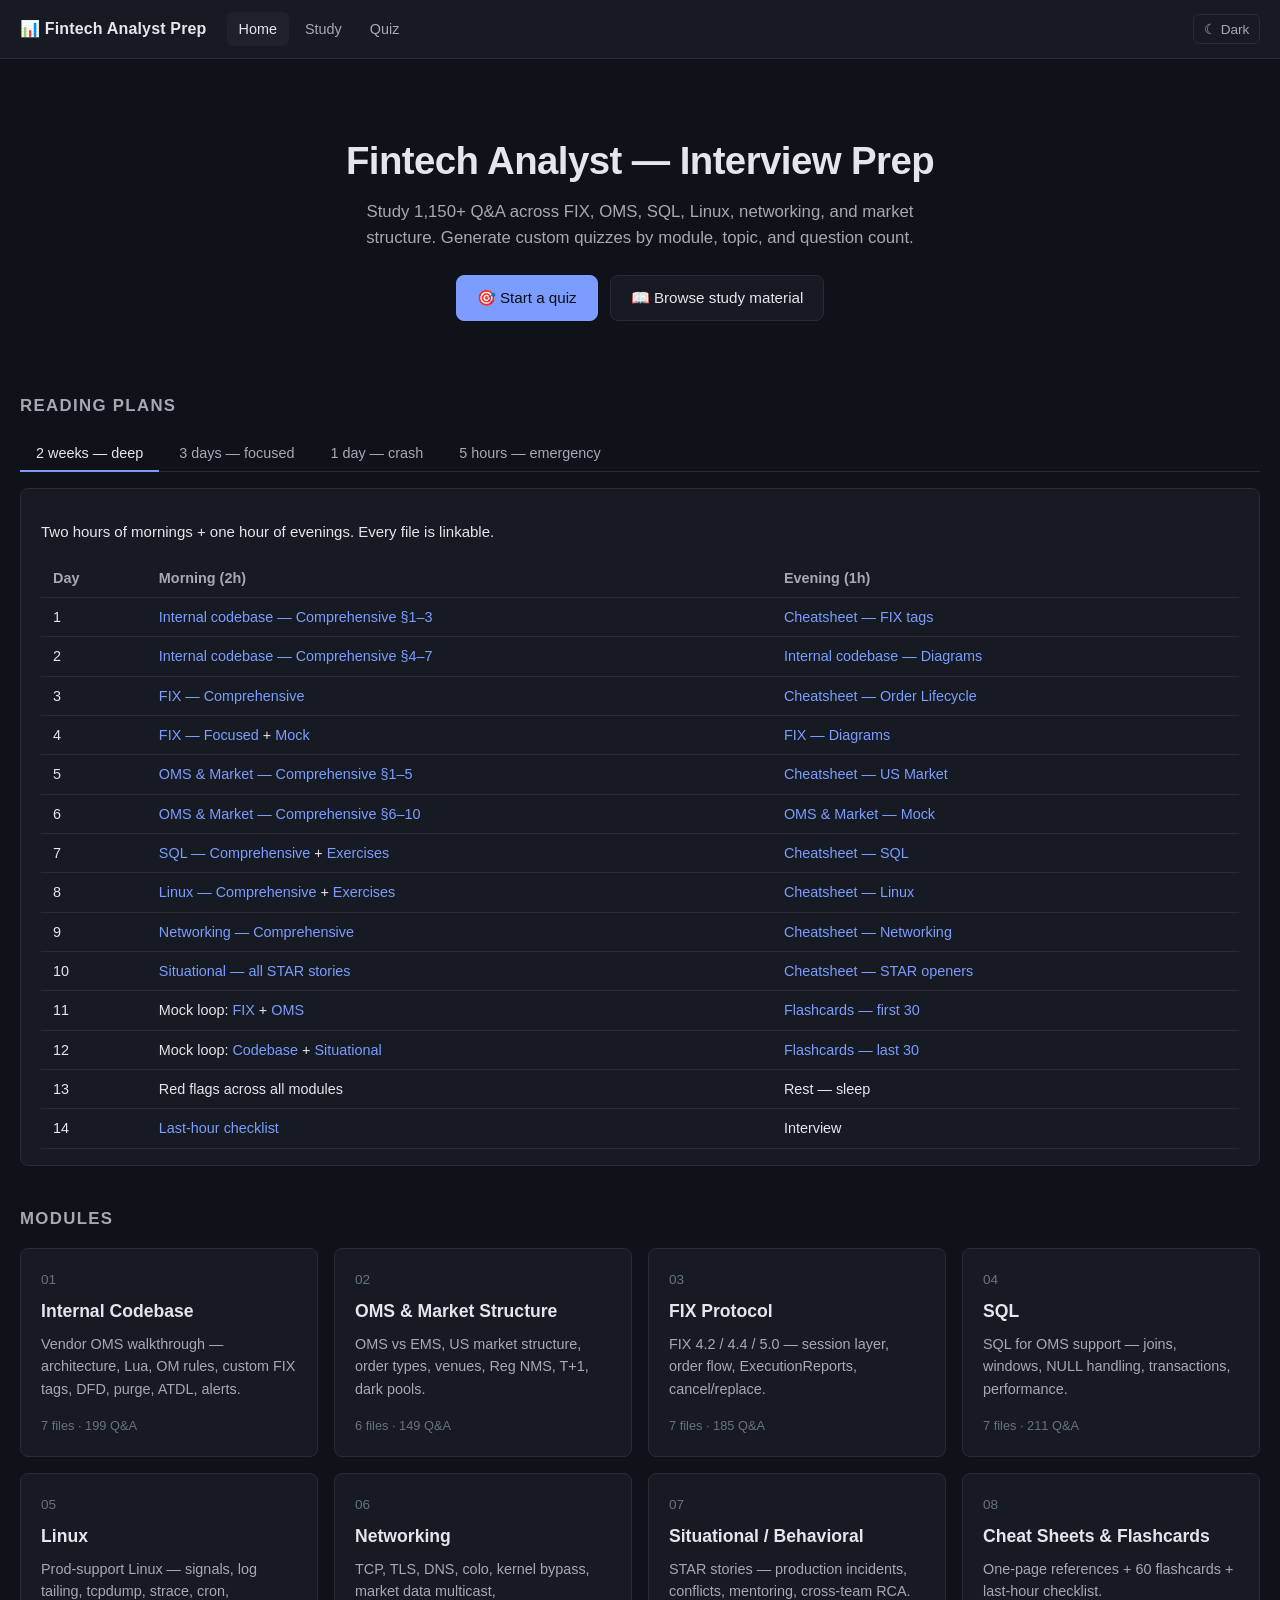
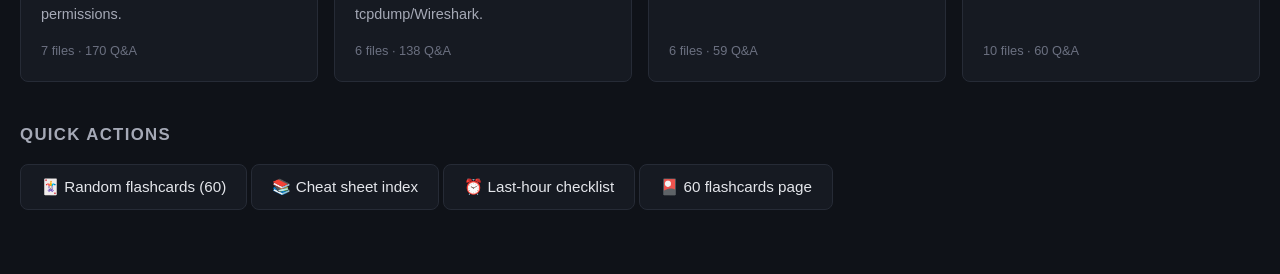
<file: fintech-analyst-interview-guide/index.html>
<!doctype html>
<html lang="en" data-theme="dark">
<head>
  <meta charset="utf-8">
  <meta name="viewport" content="width=device-width, initial-scale=1">
  <title>Fintech Analyst Prep</title>
  <link rel="stylesheet" href="assets/css/site.css">
  <link rel="icon" href="assets/icons/favicon.svg" type="image/svg+xml">
</head>
<body>
  <header id="site-header" class="site-header"></header>

  <main>
    <div class="container">

      <section class="hero">
        <h1>Fintech Analyst — Interview Prep</h1>
        <p class="subtitle">
          Study 1,150+ Q&amp;A across FIX, OMS, SQL, Linux, networking, and market structure.
          Generate custom quizzes by module, topic, and question count.
        </p>
        <div class="cta-row">
          <a class="btn btn-primary" href="quiz.html">🎯 Start a quiz</a>
          <a class="btn" href="study.html">📖 Browse study material</a>
        </div>
      </section>

      <h2 class="section-heading">Reading plans</h2>
      <div class="plans-tabs" role="tablist">
        <button type="button" class="active" data-plan="14d" role="tab">2 weeks — deep</button>
        <button type="button" data-plan="3d" role="tab">3 days — focused</button>
        <button type="button" data-plan="1d" role="tab">1 day — crash</button>
        <button type="button" data-plan="5h" role="tab">5 hours — emergency</button>
      </div>
      <div class="plan-content" id="plan-content"></div>

      <h2 class="section-heading">Modules</h2>
      <div class="module-grid" id="module-grid">
        <div class="loading">Loading modules</div>
      </div>

      <h2 class="section-heading">Quick actions</h2>
      <div class="cta-row" style="justify-content:flex-start;">
        <a class="btn" href="quiz.html?preset=flashcards">🃏 Random flashcards (60)</a>
        <a class="btn" href="study.html?file=08_cheat_sheet/00_INDEX.md">📚 Cheat sheet index</a>
        <a class="btn" href="study.html?file=08_cheat_sheet/09_last_hour_checklist.md">⏰ Last-hour checklist</a>
        <a class="btn" href="study.html?file=08_cheat_sheet/08_flashcards.md">🎴 60 flashcards page</a>
      </div>

    </div>
  </main>

  <script src="assets/js/common.js"></script>
  <script>
    const PLANS = {
      "14d": {
        title: "2-week deep plan",
        html: `
          <p>Two hours of mornings + one hour of evenings. Every file is linkable.</p>
          <table>
            <thead><tr><th>Day</th><th>Morning (2h)</th><th>Evening (1h)</th></tr></thead>
            <tbody>
              <tr><td>1</td><td><a href="study.html?file=01_internal_codebase/01_comprehensive.md">Internal codebase — Comprehensive §1–3</a></td><td><a href="study.html?file=08_cheat_sheet/01_cheatsheet_fix_tags.md">Cheatsheet — FIX tags</a></td></tr>
              <tr><td>2</td><td><a href="study.html?file=01_internal_codebase/01_comprehensive.md">Internal codebase — Comprehensive §4–7</a></td><td><a href="study.html?file=01_internal_codebase/04_diagrams.md">Internal codebase — Diagrams</a></td></tr>
              <tr><td>3</td><td><a href="study.html?file=03_fix_protocol/01_comprehensive.md">FIX — Comprehensive</a></td><td><a href="study.html?file=08_cheat_sheet/02_cheatsheet_order_lifecycle.md">Cheatsheet — Order Lifecycle</a></td></tr>
              <tr><td>4</td><td><a href="study.html?file=03_fix_protocol/02_focused.md">FIX — Focused</a> + <a href="study.html?file=03_fix_protocol/06_mock_interview.md">Mock</a></td><td><a href="study.html?file=03_fix_protocol/04_diagrams.md">FIX — Diagrams</a></td></tr>
              <tr><td>5</td><td><a href="study.html?file=02_oms_market/01_comprehensive.md">OMS &amp; Market — Comprehensive §1–5</a></td><td><a href="study.html?file=08_cheat_sheet/03_cheatsheet_us_market_structure.md">Cheatsheet — US Market</a></td></tr>
              <tr><td>6</td><td><a href="study.html?file=02_oms_market/01_comprehensive.md">OMS &amp; Market — Comprehensive §6–10</a></td><td><a href="study.html?file=02_oms_market/06_mock_interview.md">OMS &amp; Market — Mock</a></td></tr>
              <tr><td>7</td><td><a href="study.html?file=04_sql/01_comprehensive.md">SQL — Comprehensive</a> + <a href="study.html?file=04_sql/07_exercises.md">Exercises</a></td><td><a href="study.html?file=08_cheat_sheet/04_cheatsheet_sql.md">Cheatsheet — SQL</a></td></tr>
              <tr><td>8</td><td><a href="study.html?file=05_linux/01_comprehensive.md">Linux — Comprehensive</a> + <a href="study.html?file=05_linux/07_exercises.md">Exercises</a></td><td><a href="study.html?file=08_cheat_sheet/05_cheatsheet_linux.md">Cheatsheet — Linux</a></td></tr>
              <tr><td>9</td><td><a href="study.html?file=06_networking/01_comprehensive.md">Networking — Comprehensive</a></td><td><a href="study.html?file=08_cheat_sheet/06_cheatsheet_networking.md">Cheatsheet — Networking</a></td></tr>
              <tr><td>10</td><td><a href="study.html?file=07_situational/01_comprehensive.md">Situational — all STAR stories</a></td><td><a href="study.html?file=08_cheat_sheet/07_cheatsheet_star_openers.md">Cheatsheet — STAR openers</a></td></tr>
              <tr><td>11</td><td>Mock loop: <a href="study.html?file=03_fix_protocol/06_mock_interview.md">FIX</a> + <a href="study.html?file=02_oms_market/06_mock_interview.md">OMS</a></td><td><a href="quiz.html?preset=flashcards&amp;n=30">Flashcards — first 30</a></td></tr>
              <tr><td>12</td><td>Mock loop: <a href="study.html?file=01_internal_codebase/06_mock_interview.md">Codebase</a> + <a href="study.html?file=07_situational/01_comprehensive.md">Situational</a></td><td><a href="quiz.html?preset=flashcards&amp;n=30">Flashcards — last 30</a></td></tr>
              <tr><td>13</td><td>Red flags across all modules</td><td>Rest — sleep</td></tr>
              <tr><td>14</td><td><a href="study.html?file=08_cheat_sheet/09_last_hour_checklist.md">Last-hour checklist</a></td><td>Interview</td></tr>
            </tbody>
          </table>`,
      },
      "3d": {
        title: "3-day focused plan",
        html: `
          <ul>
            <li><strong>Day 1:</strong> <a href="study.html?file=01_internal_codebase/02_focused.md">Codebase — Focused</a> + <a href="study.html?file=03_fix_protocol/02_focused.md">FIX — Focused</a> + cheatsheets <a href="study.html?file=08_cheat_sheet/01_cheatsheet_fix_tags.md">01</a>, <a href="study.html?file=08_cheat_sheet/02_cheatsheet_order_lifecycle.md">02</a></li>
            <li><strong>Day 2:</strong> <a href="study.html?file=02_oms_market/02_focused.md">OMS &amp; Market — Focused</a> + <a href="study.html?file=04_sql/02_focused.md">SQL — Focused</a> + <a href="study.html?file=05_linux/02_focused.md">Linux — Focused</a> + cheatsheets <a href="study.html?file=08_cheat_sheet/03_cheatsheet_us_market_structure.md">03</a>, <a href="study.html?file=08_cheat_sheet/04_cheatsheet_sql.md">04</a>, <a href="study.html?file=08_cheat_sheet/05_cheatsheet_linux.md">05</a></li>
            <li><strong>Day 3:</strong> <a href="study.html?file=06_networking/02_focused.md">Networking — Focused</a> + <a href="study.html?file=07_situational/01_comprehensive.md">Situational — memorize 3 STAR stories</a> + cheatsheets <a href="study.html?file=08_cheat_sheet/06_cheatsheet_networking.md">06</a>, <a href="study.html?file=08_cheat_sheet/07_cheatsheet_star_openers.md">07</a> + <a href="study.html?file=08_cheat_sheet/08_flashcards.md">flashcards</a></li>
          </ul>`,
      },
      "1d": {
        title: "1-day crash plan",
        html: `
          <ul>
            <li><strong>AM (4h):</strong> Quick-hit files for modules 01–04 —
              <a href="study.html?file=01_internal_codebase/03_quick_hit.md">Codebase</a>,
              <a href="study.html?file=02_oms_market/03_quick_hit.md">OMS &amp; Market</a>,
              <a href="study.html?file=03_fix_protocol/03_quick_hit.md">FIX</a>,
              <a href="study.html?file=04_sql/03_quick_hit.md">SQL</a>.
            </li>
            <li><strong>PM (4h):</strong>
              <a href="study.html?file=05_linux/03_quick_hit.md">Linux Quick-Hit</a> +
              <a href="study.html?file=06_networking/03_quick_hit.md">Networking Quick-Hit</a> +
              <a href="study.html?file=07_situational/03_quick_hit.md">Situational Quick-Hit</a> +
              all 9 cheatsheets in <a href="study.html?file=08_cheat_sheet/00_INDEX.md">08/</a>.
            </li>
          </ul>`,
      },
      "5h": {
        title: "5-hour emergency plan",
        html: `
          <ol>
            <li><strong>h1:</strong> <a href="study.html?file=08_cheat_sheet/00_INDEX.md">Master index</a> + <a href="study.html?file=08_cheat_sheet/01_cheatsheet_fix_tags.md">FIX tags</a> + <a href="study.html?file=08_cheat_sheet/02_cheatsheet_order_lifecycle.md">Order lifecycle</a></li>
            <li><strong>h2:</strong> <a href="study.html?file=08_cheat_sheet/03_cheatsheet_us_market_structure.md">US market structure</a> + <a href="study.html?file=08_cheat_sheet/04_cheatsheet_sql.md">SQL</a></li>
            <li><strong>h3:</strong> <a href="study.html?file=08_cheat_sheet/05_cheatsheet_linux.md">Linux</a> + <a href="study.html?file=08_cheat_sheet/06_cheatsheet_networking.md">Networking</a></li>
            <li><strong>h4:</strong> <a href="study.html?file=08_cheat_sheet/07_cheatsheet_star_openers.md">STAR openers</a> — rehearse 3 stories aloud</li>
            <li><strong>h5:</strong> <a href="study.html?file=08_cheat_sheet/08_flashcards.md">60 flashcards</a> + <a href="study.html?file=08_cheat_sheet/09_last_hour_checklist.md">Last-hour checklist</a></li>
          </ol>`,
      },
    };

    onReady(async () => {
      renderHeader("home");
      renderPlan("14d");
      document.querySelectorAll(".plans-tabs button").forEach(btn => {
        btn.addEventListener("click", () => {
          document.querySelectorAll(".plans-tabs button").forEach(b => b.classList.remove("active"));
          btn.classList.add("active");
          renderPlan(btn.dataset.plan);
        });
      });
      try {
        const modules = await loadModules();
        const q = await loadQuestions();
        renderModuleGrid(modules, q);
      } catch (e) {
        document.getElementById("module-grid").innerHTML =
          `<p class="text-muted">Failed to load modules: ${esc(e.message)}. If you opened this file directly, serve it with <code>python3 -m http.server</code> from the <code>site/</code> directory.</p>`;
      }
    });

    function renderPlan(id) {
      const p = PLANS[id];
      document.getElementById("plan-content").innerHTML = p ? p.html : "";
    }

    function renderModuleGrid(modules, questionData) {
      const grid = document.getElementById("module-grid");
      const counts = {};
      for (const q of questionData.questions) {
        counts[q.module] = (counts[q.module] || 0) + 1;
      }
      grid.innerHTML = modules.map((m, i) => `
        <a class="module-card" href="study.html?file=${encodeURIComponent(m.slug + '/00_INDEX.md')}">
          <span class="num">${String(i + 1).padStart(2, '0')}</span>
          <h3 class="title">${esc(m.label)}</h3>
          <p class="desc">${esc(m.description)}</p>
          <div class="meta">${m.files.length} files · ${counts[m.slug] || 0} Q&amp;A</div>
        </a>
      `).join("");
    }
  </script>
</body>
</html>
</file>
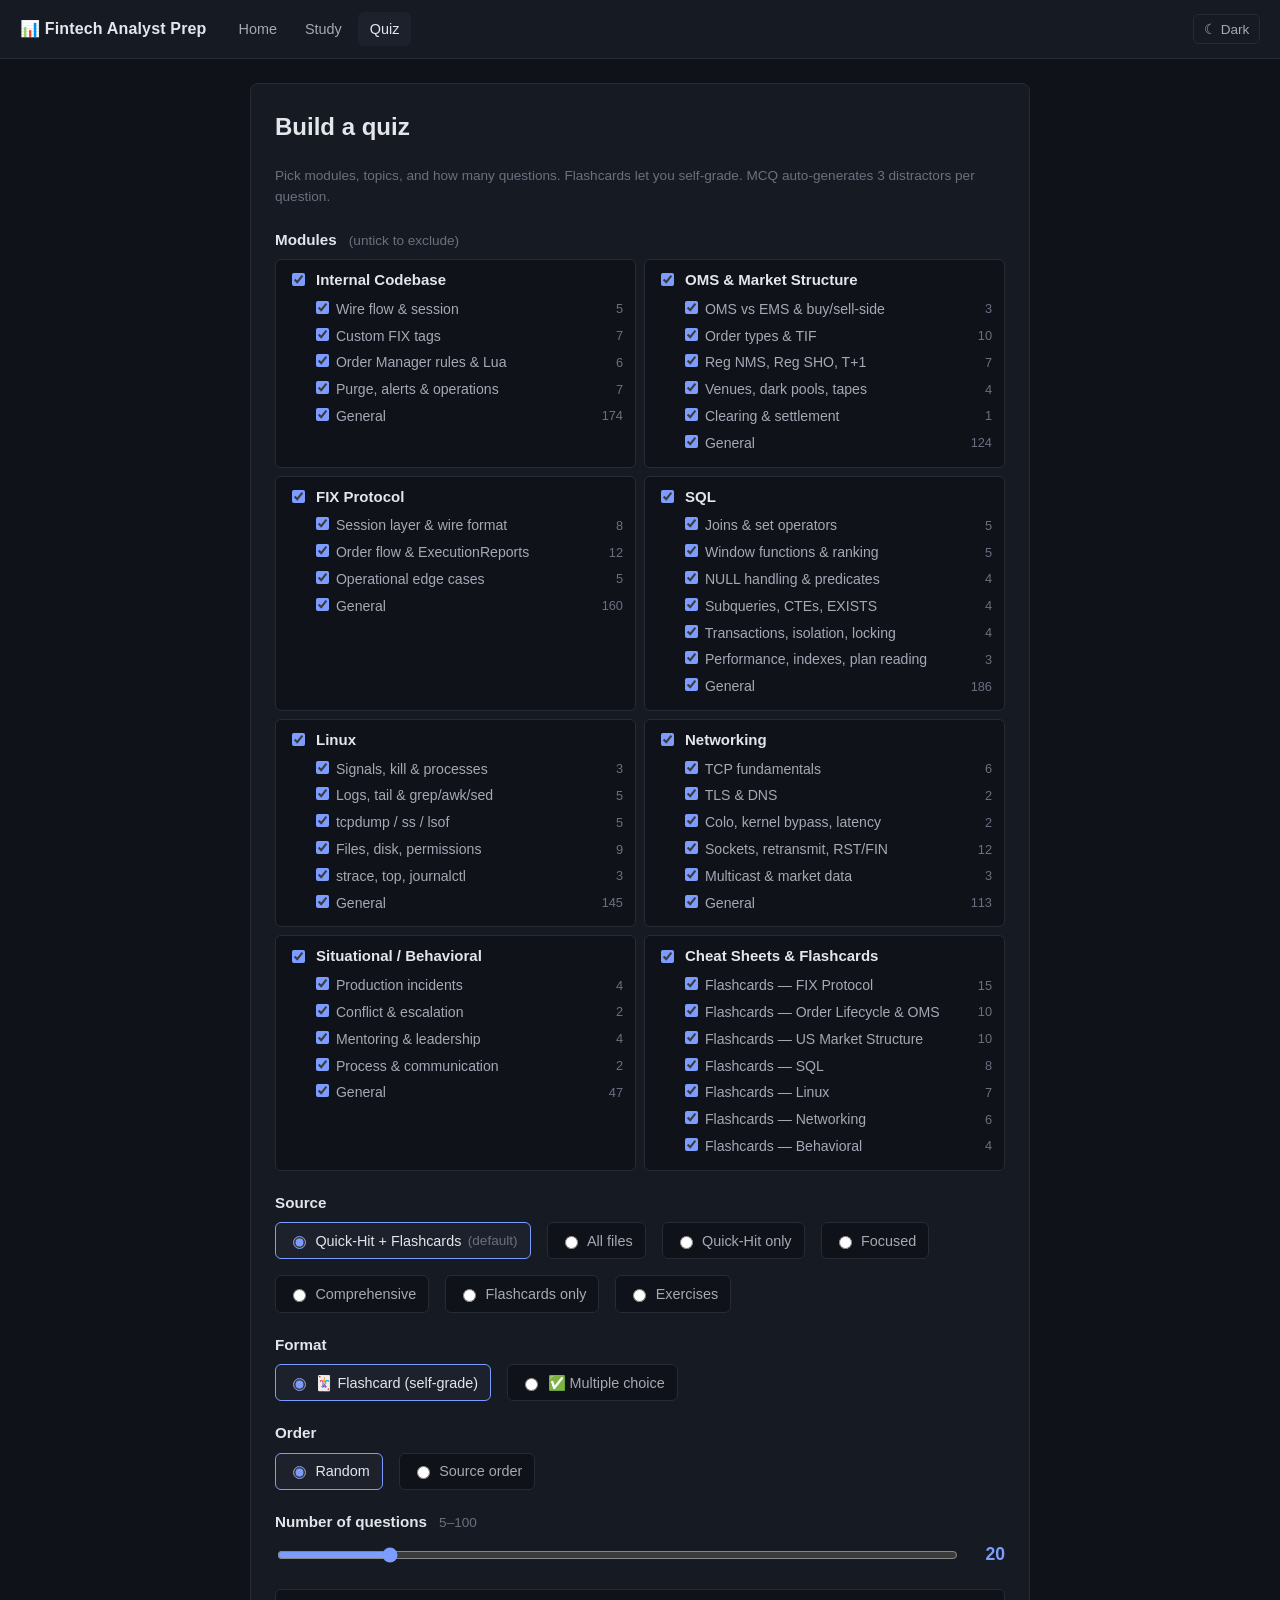
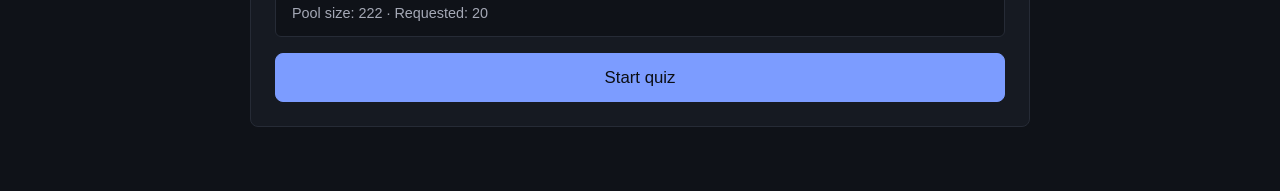
<file: fintech-analyst-interview-guide/quiz.html>
<!doctype html>
<html lang="en" data-theme="dark">
<head>
  <meta charset="utf-8">
  <meta name="viewport" content="width=device-width, initial-scale=1">
  <title>Quiz — Fintech Analyst Prep</title>
  <link rel="stylesheet" href="assets/css/site.css">
  <link rel="stylesheet" href="assets/vendor/highlight.min.css">
  <link rel="icon" href="assets/icons/favicon.svg" type="image/svg+xml">
</head>
<body>
  <header id="site-header" class="site-header"></header>

  <main>
    <div class="container">

      <!-- Builder -->
      <section id="quiz-builder" class="quiz-builder">
        <h1>Build a quiz</h1>
        <p class="text-muted small">Pick modules, topics, and how many questions. Flashcards let you self-grade. MCQ auto-generates 3 distractors per question.</p>

        <div class="row">
          <label>Modules <span class="hint">(untick to exclude)</span></label>
          <div class="module-picker" id="module-picker">
            <div class="loading">Loading modules</div>
          </div>
        </div>

        <div class="row">
          <label>Source</label>
          <div class="radio-row" id="source-row">
            <label><input type="radio" name="source" value="quickhit_flashcards" checked> Quick-Hit + Flashcards <span class="text-muted small">(default)</span></label>
            <label><input type="radio" name="source" value="all"> All files</label>
            <label><input type="radio" name="source" value="quick_hit"> Quick-Hit only</label>
            <label><input type="radio" name="source" value="focused"> Focused</label>
            <label><input type="radio" name="source" value="comprehensive"> Comprehensive</label>
            <label><input type="radio" name="source" value="flashcards"> Flashcards only</label>
            <label><input type="radio" name="source" value="exercises"> Exercises</label>
          </div>
        </div>

        <div class="row">
          <label>Format</label>
          <div class="radio-row">
            <label><input type="radio" name="format" value="flashcard" checked> 🃏 Flashcard (self-grade)</label>
            <label><input type="radio" name="format" value="mcq"> ✅ Multiple choice</label>
          </div>
        </div>

        <div class="row">
          <label>Order</label>
          <div class="radio-row">
            <label><input type="radio" name="order" value="random" checked> Random</label>
            <label><input type="radio" name="order" value="source"> Source order</label>
          </div>
        </div>

        <div class="row">
          <label>Number of questions <span class="hint">5–100</span></label>
          <div class="slider-row">
            <input type="range" id="qty-slider" min="5" max="100" step="5" value="20">
            <span class="count-display" id="qty-display">20</span>
          </div>
        </div>

        <div class="pool-info" id="pool-info">Pool size: — · Requested: 20</div>

        <button class="btn btn-primary" id="start-quiz" style="width:100%; justify-content:center; font-size:1.05rem; padding:0.85rem;" disabled>Start quiz</button>
      </section>

      <!-- Runner -->
      <section id="quiz-runner" class="quiz-runner hidden">
        <div class="quiz-progress">
          <div>Question <strong id="cur-num">1</strong> of <strong id="total-num">20</strong></div>
          <div class="bar"><div id="progress-bar" style="width:0%"></div></div>
          <button class="btn small" id="abort-btn" style="padding:0.3rem 0.75rem; font-size:0.85rem;">Exit quiz</button>
        </div>
        <div id="quiz-card-container"></div>
      </section>

      <!-- End screen -->
      <section id="quiz-end" class="quiz-end hidden"></section>

    </div>
  </main>

  <script src="assets/js/common.js"></script>
  <script src="assets/vendor/marked.min.js"></script>
  <script src="assets/vendor/highlight.min.js"></script>
  <script src="assets/vendor/hljs-sql.min.js"></script>
  <script src="assets/vendor/hljs-bash.min.js"></script>
  <script src="assets/vendor/hljs-python.min.js"></script>
  <script src="assets/vendor/hljs-cpp.min.js"></script>
  <script src="assets/js/quiz.js"></script>
</body>
</html>
</file>
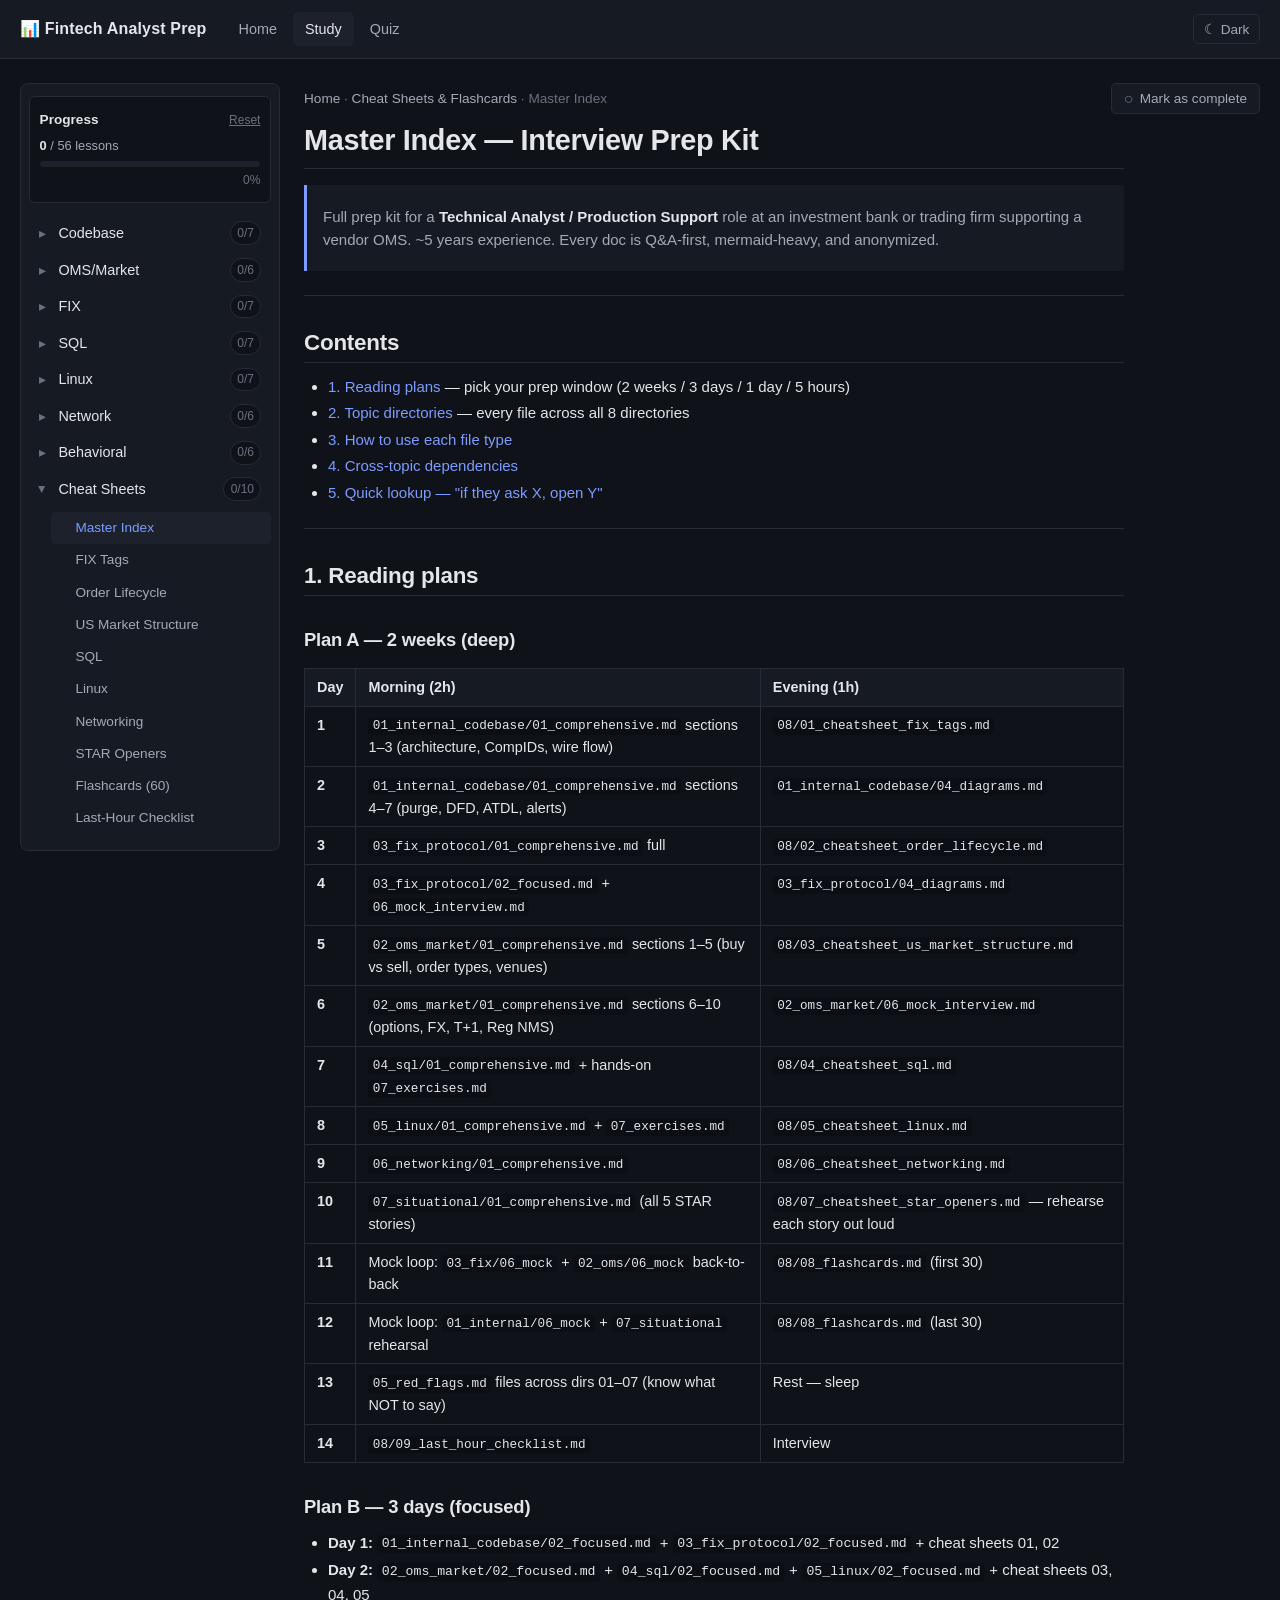
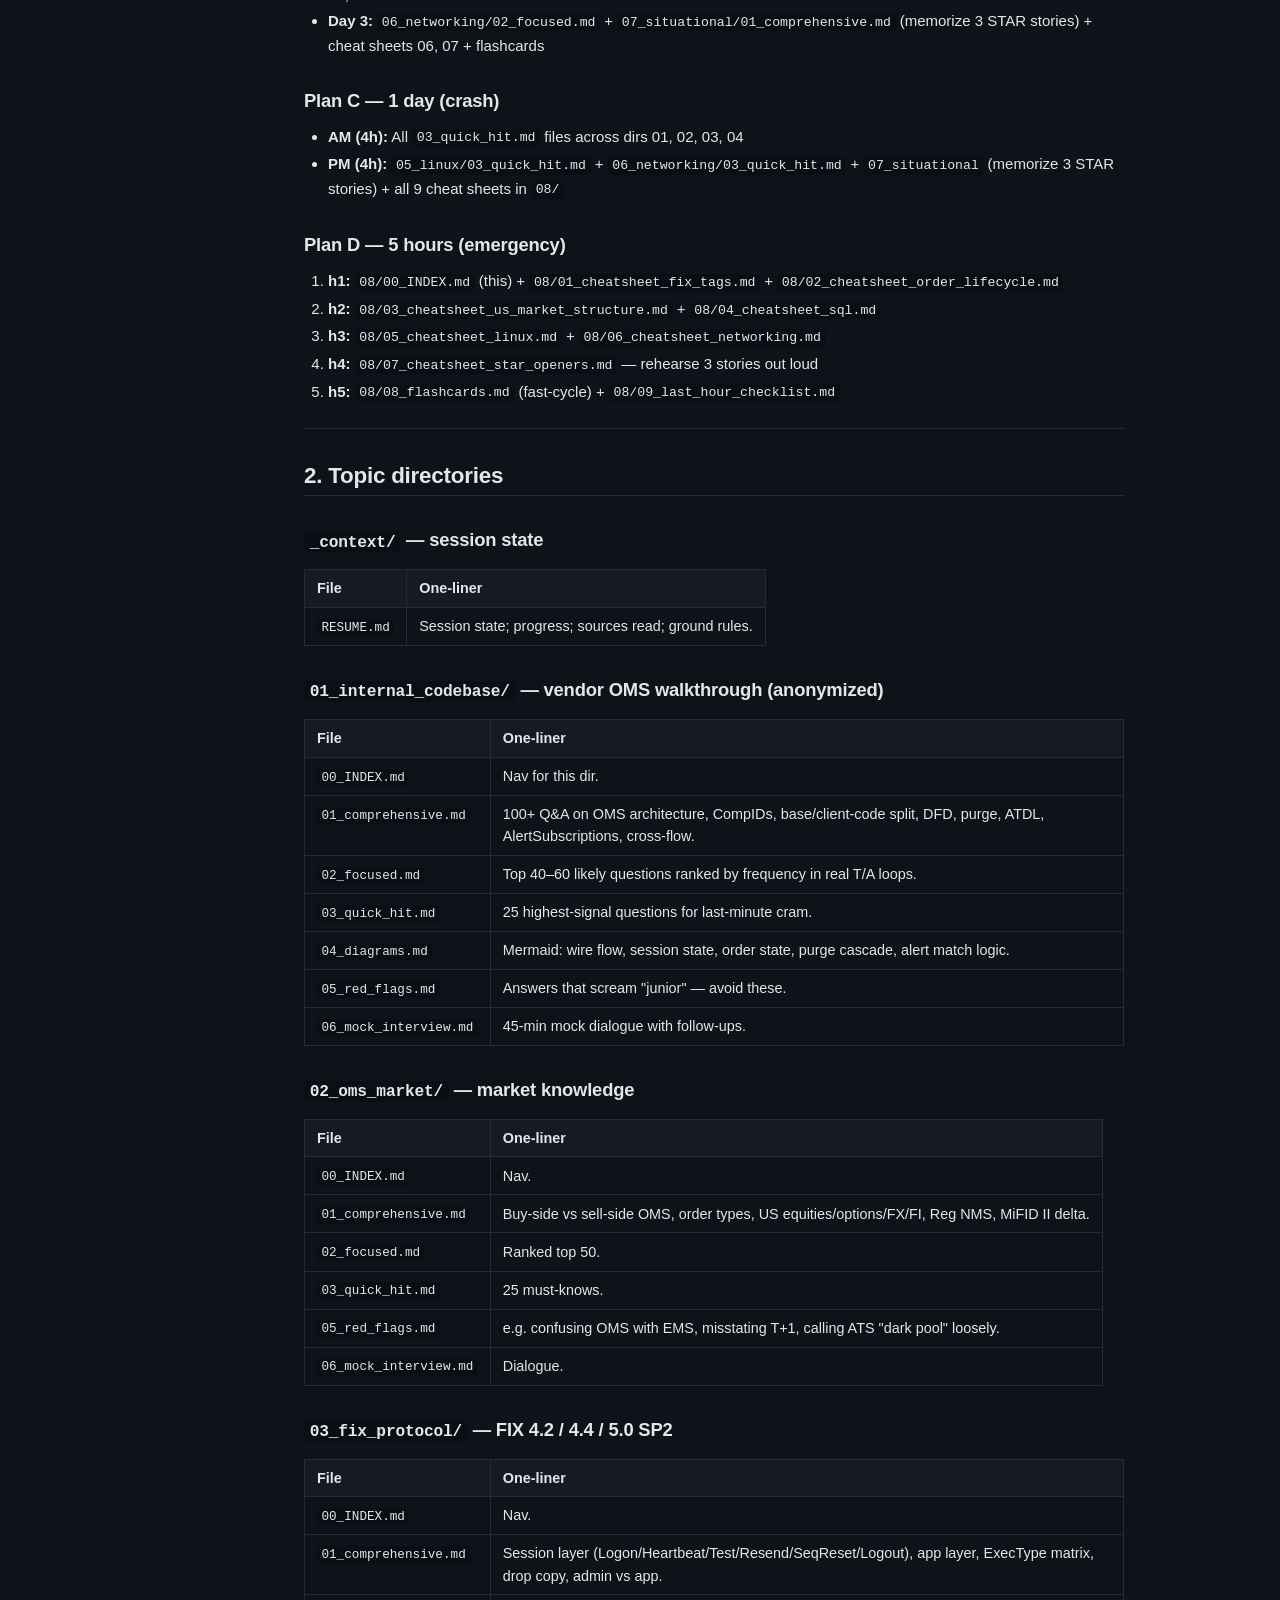
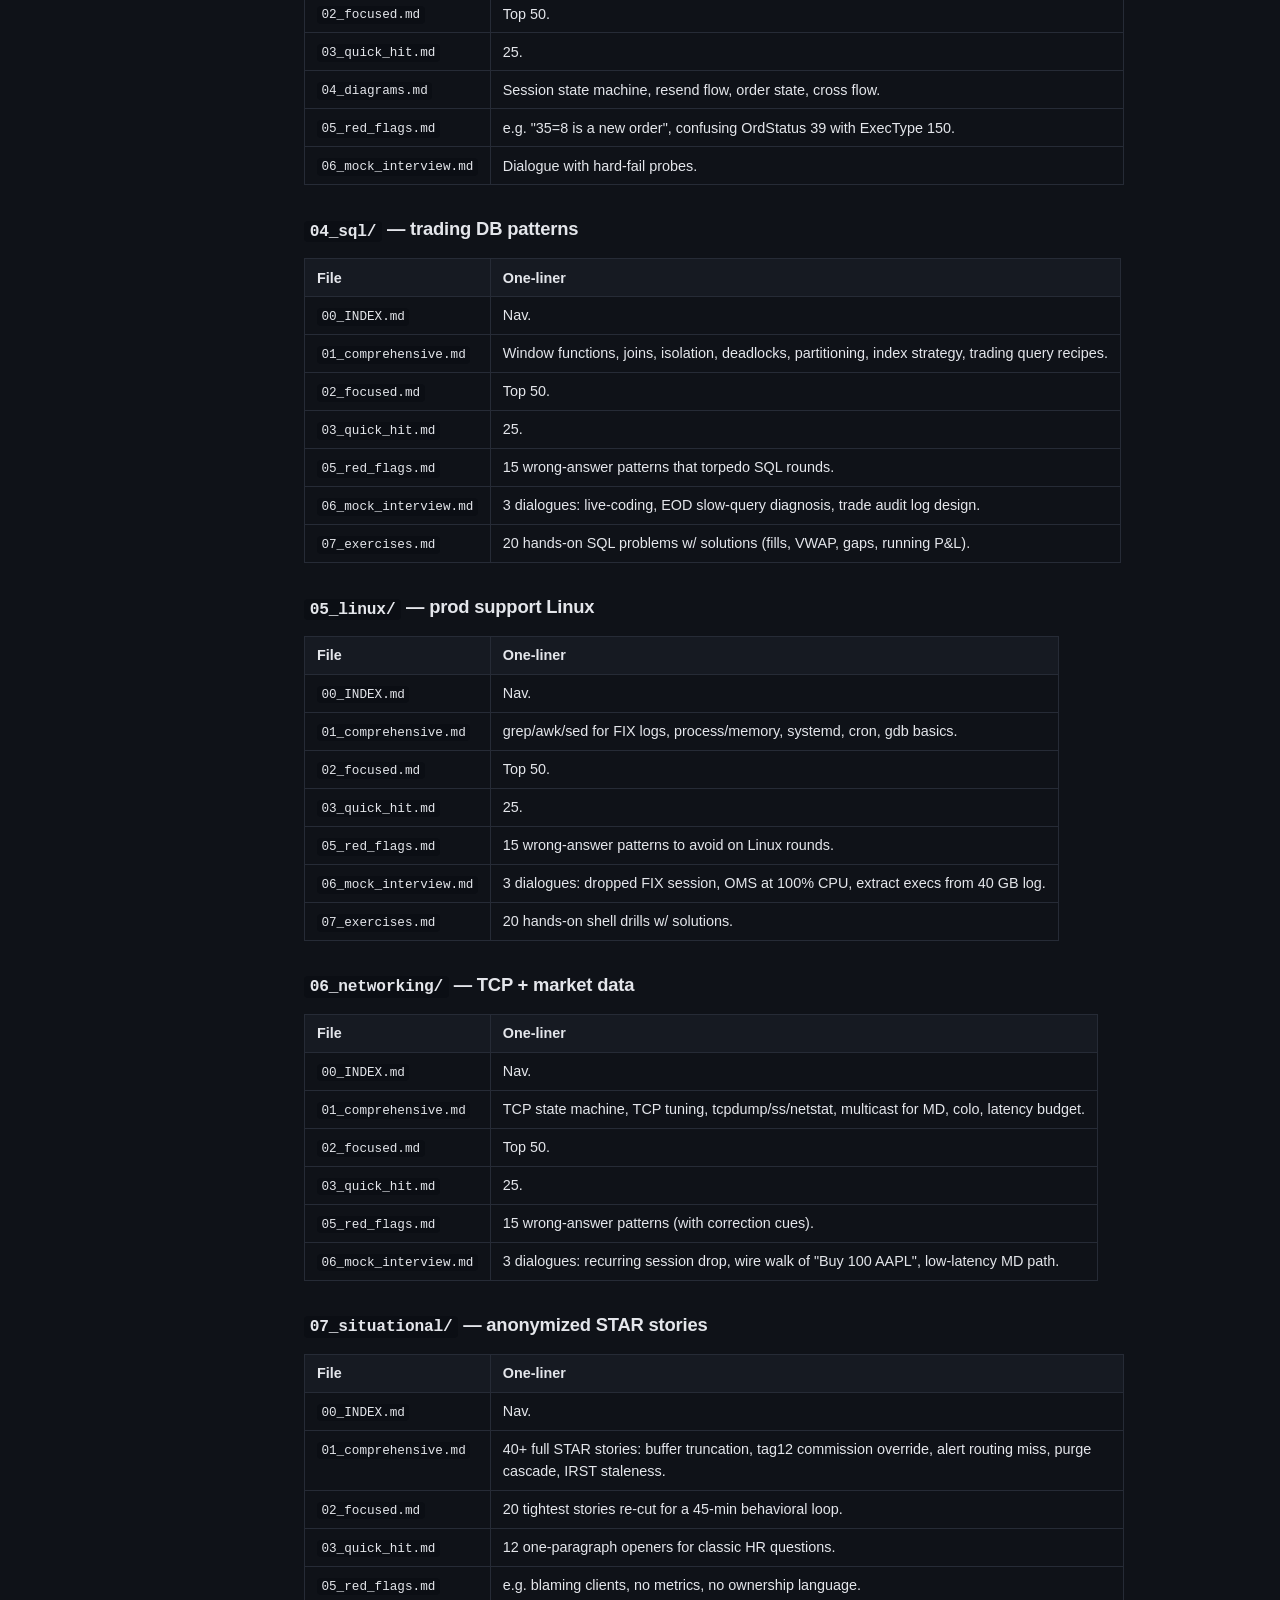
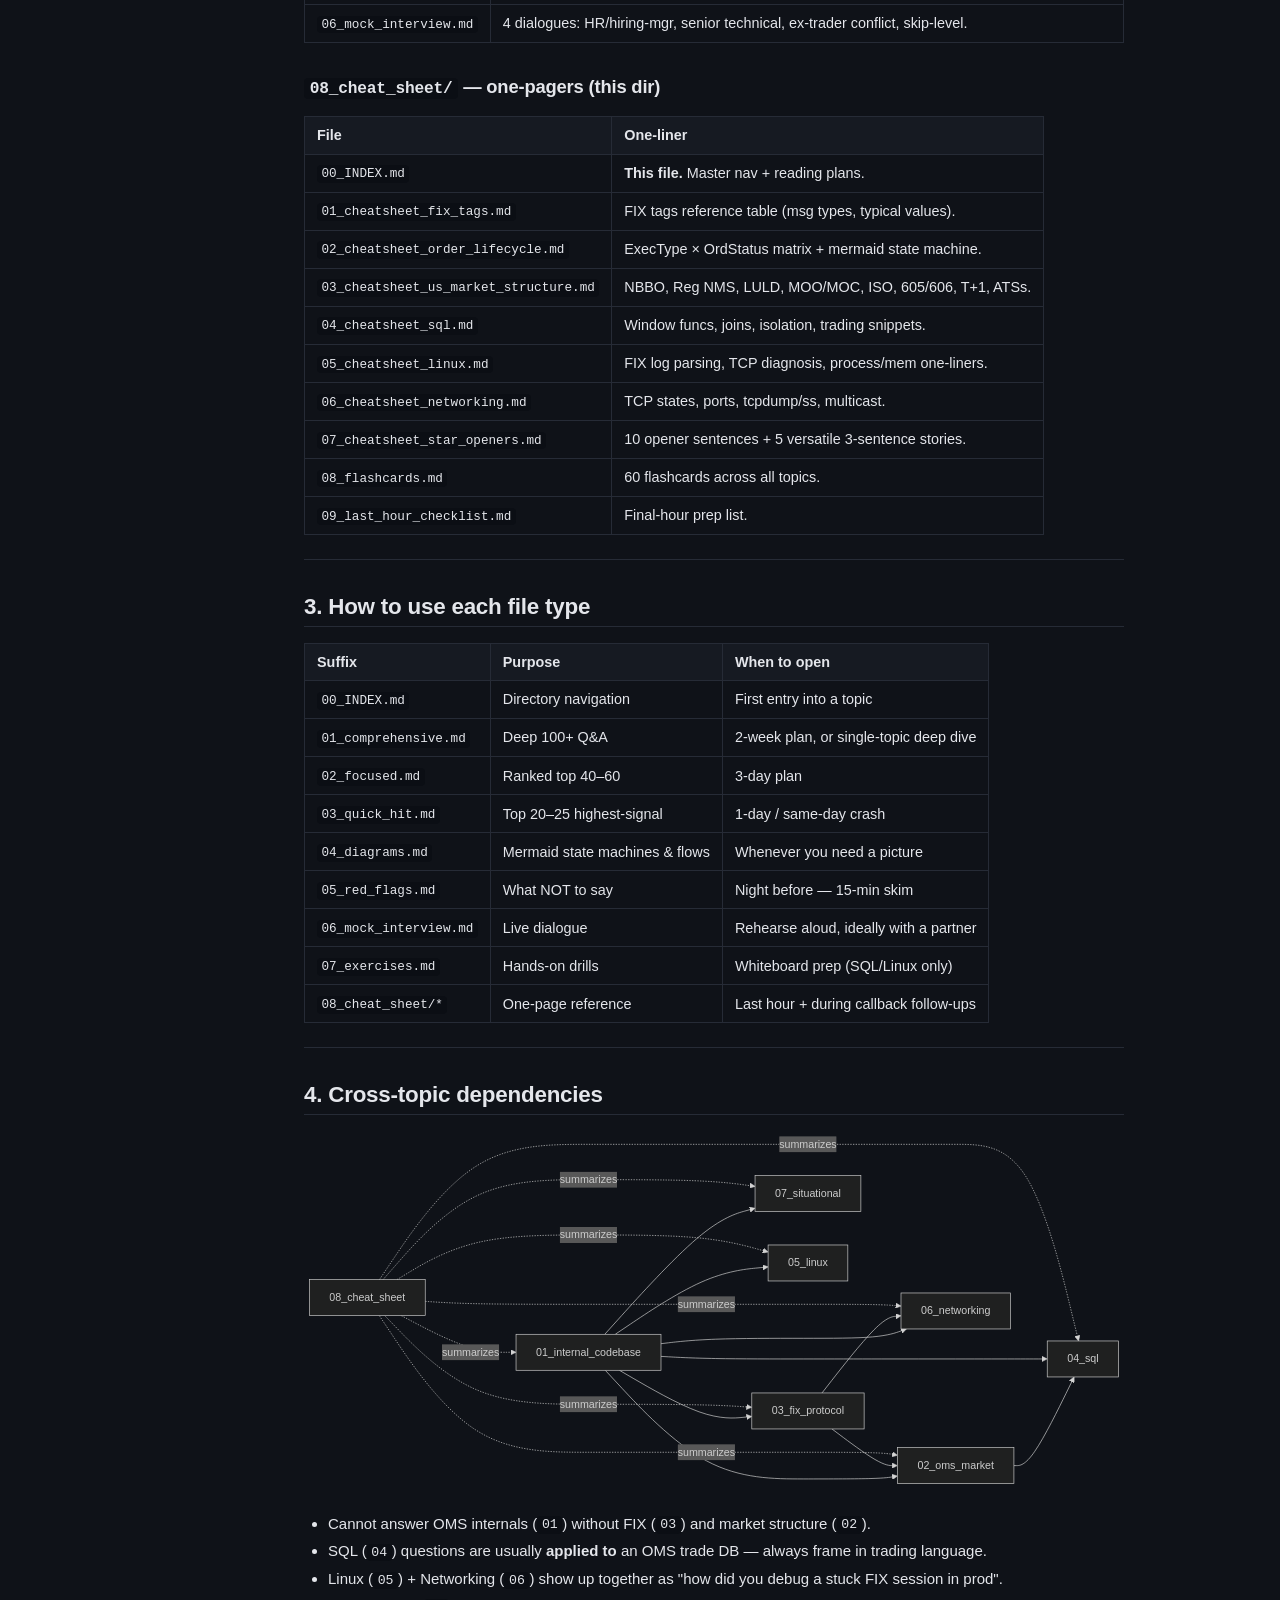
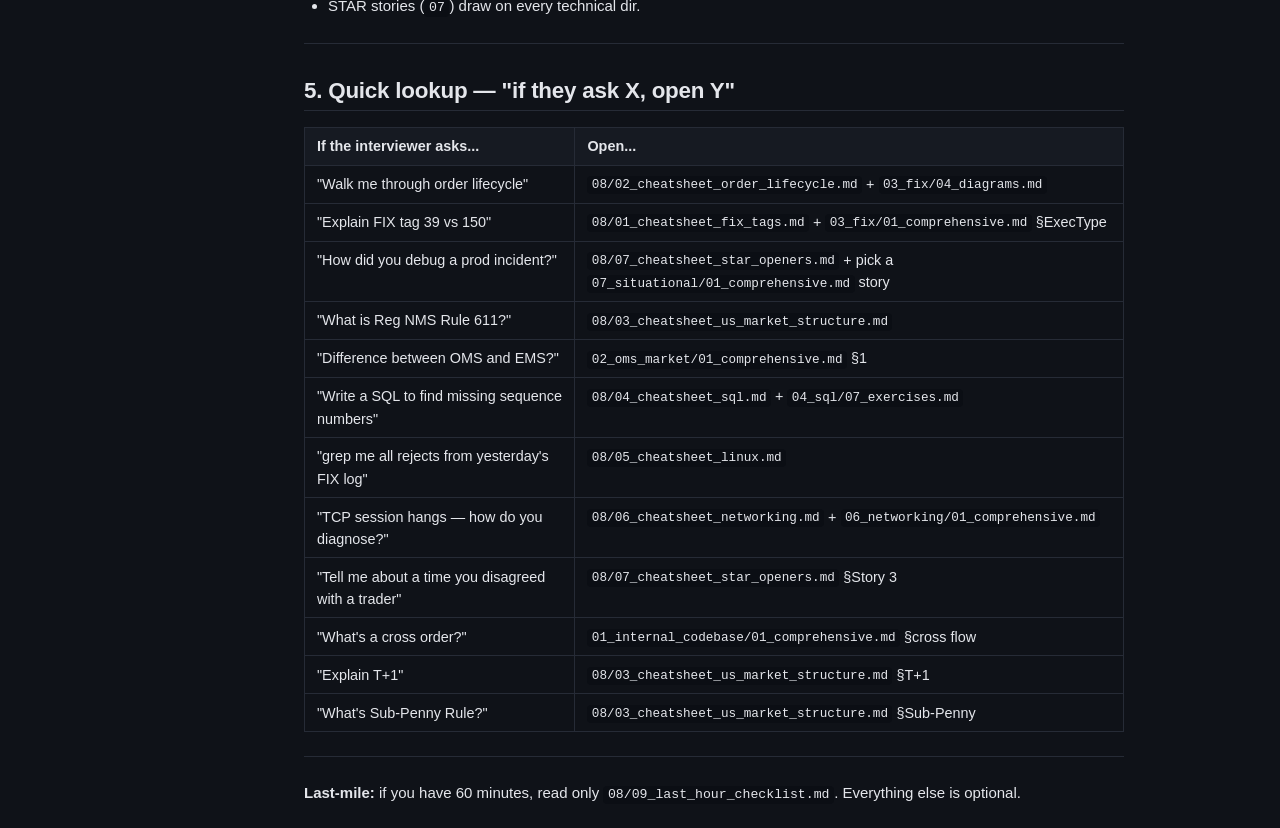
<file: fintech-analyst-interview-guide/study.html>
<!doctype html>
<html lang="en" data-theme="dark">
<head>
  <meta charset="utf-8">
  <meta name="viewport" content="width=device-width, initial-scale=1">
  <title>Study — Fintech Analyst Prep</title>
  <link rel="stylesheet" href="assets/css/site.css">
  <link rel="stylesheet" href="assets/vendor/highlight.min.css">
  <link rel="icon" href="assets/icons/favicon.svg" type="image/svg+xml">
</head>
<body>
  <header id="site-header" class="site-header"></header>

  <main>
    <div class="container">
      <div class="study-layout">
        <aside class="study-sidebar" id="study-sidebar">
          <div class="loading">Loading</div>
        </aside>
        <section class="study-main">
          <div class="breadcrumb" id="breadcrumb"></div>
          <article class="markdown-body" id="markdown-body">
            <div class="loading">Loading content</div>
          </article>
        </section>
      </div>
    </div>
  </main>

  <script src="assets/js/common.js"></script>
  <script src="assets/vendor/marked.min.js"></script>
  <script src="assets/vendor/highlight.min.js"></script>
  <script src="assets/vendor/hljs-sql.min.js"></script>
  <script src="assets/vendor/hljs-bash.min.js"></script>
  <script src="assets/vendor/hljs-python.min.js"></script>
  <script src="assets/vendor/hljs-cpp.min.js"></script>
  <script src="assets/vendor/hljs-xml.min.js"></script>
  <script src="assets/js/study.js"></script>
</body>
</html>
</file>
<file: fintech-analyst-interview-guide/assets/css/site.css>
/* -------- Reset & base -------- */
*,*::before,*::after { box-sizing: border-box; }
html { scroll-behavior: smooth; }
body {
  margin: 0;
  font-family: -apple-system, BlinkMacSystemFont, "Segoe UI", Roboto, "Helvetica Neue", Arial, sans-serif;
  font-size: 15px;
  line-height: 1.55;
  color: var(--fg);
  background: var(--bg);
  -webkit-font-smoothing: antialiased;
  min-height: 100vh;
}

/* Design tokens — dark (default) */
:root {
  --bg: #0f1218;
  --bg-alt: #161a22;
  --bg-elev: #1c212c;
  --fg: #e4e6eb;
  --fg-dim: #a5a9b6;
  --fg-muted: #6b7080;
  --accent: #7c9cff;
  --accent-hover: #97b0ff;
  --accent-fg: #0b0e14;
  --border: #262b36;
  --border-strong: #3a4152;
  --success: #4ade80;
  --error: #f87171;
  --warn: #fbbf24;
  --shadow: 0 2px 12px rgba(0,0,0,0.35);
  --radius: 8px;
  --code-bg: #0b0e14;
}

/* Light theme override */
:root[data-theme="light"] {
  --bg: #fafbfc;
  --bg-alt: #ffffff;
  --bg-elev: #f2f4f7;
  --fg: #1a1d24;
  --fg-dim: #4a5062;
  --fg-muted: #7a8095;
  --accent: #3b5bdb;
  --accent-hover: #2f4dc4;
  --accent-fg: #ffffff;
  --border: #e2e5ea;
  --border-strong: #c6cbd4;
  --success: #16a34a;
  --error: #dc2626;
  --warn: #d97706;
  --shadow: 0 2px 12px rgba(0,0,0,0.06);
  --code-bg: #f2f4f7;
}

/* -------- Layout primitives -------- */
.site-header {
  display: flex;
  align-items: center;
  padding: 0.75rem 1.25rem;
  background: var(--bg-alt);
  border-bottom: 1px solid var(--border);
  position: sticky;
  top: 0;
  z-index: 50;
  gap: 1.25rem;
}
.site-header .brand {
  font-weight: 600;
  color: var(--fg);
  text-decoration: none;
  font-size: 1rem;
  letter-spacing: 0.01em;
}
.site-header .brand:hover { color: var(--accent); }
.site-header nav {
  display: flex;
  gap: 0.25rem;
  flex: 1;
}
.site-header nav a {
  color: var(--fg-dim);
  text-decoration: none;
  padding: 0.375rem 0.75rem;
  border-radius: 6px;
  font-size: 0.9rem;
}
.site-header nav a:hover, .site-header nav a.active {
  color: var(--fg);
  background: var(--bg-elev);
}
.theme-toggle {
  background: transparent;
  color: var(--fg-dim);
  border: 1px solid var(--border);
  border-radius: 6px;
  padding: 0.375rem 0.6rem;
  cursor: pointer;
  font-size: 0.85rem;
}
.theme-toggle:hover { color: var(--fg); border-color: var(--border-strong); }

main { padding: 1.5rem 1.25rem 4rem; }
.container { max-width: 1280px; margin: 0 auto; }

/* -------- Landing page -------- */
.hero {
  padding: 3rem 0 2rem;
  text-align: center;
}
.hero h1 {
  font-size: clamp(1.75rem, 4vw, 2.4rem);
  margin: 0 0 0.5rem;
  letter-spacing: -0.015em;
}
.hero .subtitle {
  color: var(--fg-dim);
  margin: 0 auto 1.5rem;
  max-width: 620px;
  font-size: 1.05rem;
}
.hero .cta-row {
  display: flex;
  gap: 0.75rem;
  justify-content: center;
  flex-wrap: wrap;
}
.btn {
  display: inline-flex;
  align-items: center;
  gap: 0.5rem;
  padding: 0.65rem 1.25rem;
  border-radius: var(--radius);
  border: 1px solid var(--border);
  background: var(--bg-alt);
  color: var(--fg);
  text-decoration: none;
  font-weight: 500;
  cursor: pointer;
  font-size: 0.95rem;
  transition: border-color 0.15s, background 0.15s, transform 0.05s;
}
.btn:hover { border-color: var(--border-strong); background: var(--bg-elev); }
.btn:active { transform: scale(0.98); }
.btn-primary {
  background: var(--accent);
  color: var(--accent-fg);
  border-color: var(--accent);
}
.btn-primary:hover { background: var(--accent-hover); border-color: var(--accent-hover); }
.btn:disabled, .btn[disabled] { opacity: 0.55; cursor: not-allowed; }

.section-heading {
  font-size: 1.05rem;
  color: var(--fg-dim);
  text-transform: uppercase;
  letter-spacing: 0.08em;
  font-weight: 600;
  margin: 2.5rem 0 1rem;
}

.module-grid {
  display: grid;
  grid-template-columns: repeat(auto-fill, minmax(260px, 1fr));
  gap: 1rem;
}
.module-card {
  padding: 1.25rem;
  background: var(--bg-alt);
  border: 1px solid var(--border);
  border-radius: var(--radius);
  text-decoration: none;
  color: inherit;
  transition: border-color 0.15s, transform 0.05s;
  display: flex;
  flex-direction: column;
  gap: 0.5rem;
}
.module-card:hover { border-color: var(--accent); }
.module-card:active { transform: scale(0.99); }
.module-card .num { color: var(--fg-muted); font-size: 0.85rem; font-variant-numeric: tabular-nums; }
.module-card .title { font-size: 1.1rem; font-weight: 600; margin: 0; }
.module-card .desc { color: var(--fg-dim); font-size: 0.9rem; margin: 0; }
.module-card .meta {
  margin-top: auto;
  padding-top: 0.5rem;
  color: var(--fg-muted);
  font-size: 0.8rem;
}

.plans-tabs {
  display: flex;
  gap: 0.25rem;
  border-bottom: 1px solid var(--border);
  margin-bottom: 1rem;
  flex-wrap: wrap;
}
.plans-tabs button {
  background: transparent;
  border: none;
  color: var(--fg-dim);
  padding: 0.6rem 1rem;
  cursor: pointer;
  font-size: 0.9rem;
  border-bottom: 2px solid transparent;
  margin-bottom: -1px;
}
.plans-tabs button:hover { color: var(--fg); }
.plans-tabs button.active {
  color: var(--fg);
  border-bottom-color: var(--accent);
}
.plan-content {
  background: var(--bg-alt);
  border: 1px solid var(--border);
  border-radius: var(--radius);
  padding: 1rem 1.25rem;
}
.plan-content ul, .plan-content ol { padding-left: 1.25rem; margin: 0.5rem 0; }
.plan-content table { width: 100%; border-collapse: collapse; font-size: 0.9rem; }
.plan-content th, .plan-content td {
  padding: 0.5rem 0.75rem;
  border-bottom: 1px solid var(--border);
  text-align: left;
  vertical-align: top;
}
.plan-content th { color: var(--fg-dim); font-weight: 600; }
.plan-content code { background: var(--code-bg); padding: 0.1em 0.35em; border-radius: 4px; font-size: 0.85em; }
.plan-content a { color: var(--accent); text-decoration: none; }
.plan-content a:hover { text-decoration: underline; }

/* -------- Study viewer -------- */
.study-layout {
  display: grid;
  grid-template-columns: 260px 1fr;
  gap: 1.5rem;
  align-items: start;
}
@media (max-width: 900px) {
  .study-layout { grid-template-columns: 1fr; }
  .study-sidebar { position: static !important; max-height: none !important; }
}
.study-sidebar {
  position: sticky;
  top: 4rem;
  max-height: calc(100vh - 5rem);
  overflow-y: auto;
  background: var(--bg-alt);
  border: 1px solid var(--border);
  border-radius: var(--radius);
  padding: 0.75rem 0.5rem;
  font-size: 0.9rem;
}
.study-sidebar details { margin: 0; }
.study-sidebar summary {
  cursor: pointer;
  padding: 0.4rem 0.6rem;
  border-radius: 5px;
  color: var(--fg);
  font-weight: 500;
  list-style: none;
}
.study-sidebar summary::-webkit-details-marker { display: none; }
.study-sidebar summary:hover { background: var(--bg-elev); }
.study-sidebar summary::before {
  content: "▸";
  display: inline-block;
  margin-right: 0.4rem;
  color: var(--fg-muted);
  transition: transform 0.15s;
}
.study-sidebar details[open] > summary::before { transform: rotate(90deg); }
.study-sidebar ul {
  list-style: none;
  padding-left: 1.4rem;
  margin: 0.25rem 0;
}
.study-sidebar li a {
  display: block;
  padding: 0.35rem 0.6rem;
  color: var(--fg-dim);
  text-decoration: none;
  font-size: 0.85rem;
  border-radius: 4px;
}
.study-sidebar li a:hover { color: var(--fg); background: var(--bg-elev); }
.study-sidebar li a.current { color: var(--accent); background: var(--bg-elev); font-weight: 500; }
.study-sidebar li a.done { color: var(--fg-dim); }
.study-sidebar li a.done .check { color: var(--success, #4ade80); font-weight: 700; margin-right: 0.15rem; }
.study-sidebar li a .check { display: inline-block; min-width: 0.9rem; }
.study-sidebar summary {
  display: flex;
  align-items: center;
  gap: 0.4rem;
}
.study-sidebar summary > span:first-of-type { flex: 1; }
.study-sidebar .mod-count {
  font-size: 0.75rem;
  color: var(--fg-muted);
  font-weight: 400;
  background: var(--bg);
  padding: 0.1rem 0.4rem;
  border-radius: 999px;
  border: 1px solid var(--border);
}

.progress-panel {
  padding: 0.75rem 0.6rem;
  margin-bottom: 0.75rem;
  background: var(--bg);
  border: 1px solid var(--border);
  border-radius: 6px;
}
.progress-header {
  display: flex;
  justify-content: space-between;
  align-items: center;
  margin-bottom: 0.35rem;
}
.progress-header strong { font-size: 0.85rem; color: var(--fg); }
.link-btn {
  background: transparent;
  border: none;
  color: var(--fg-muted);
  font-size: 0.75rem;
  cursor: pointer;
  padding: 0;
  text-decoration: underline;
}
.link-btn:hover { color: var(--accent); }
.progress-count {
  font-size: 0.8rem;
  color: var(--fg-dim);
  margin-bottom: 0.35rem;
}
.progress-count span { color: var(--fg); font-weight: 600; }
.progress-bar-outer {
  height: 6px;
  background: var(--bg-elev);
  border-radius: 999px;
  overflow: hidden;
}
.progress-bar-inner {
  height: 100%;
  background: linear-gradient(90deg, var(--accent), var(--success, #4ade80));
  transition: width 0.3s ease;
}
.progress-pct {
  font-size: 0.75rem;
  color: var(--fg-muted);
  margin-top: 0.25rem;
  text-align: right;
}

.breadcrumb {
  display: flex;
  align-items: center;
  justify-content: space-between;
  gap: 1rem;
  flex-wrap: wrap;
}
.crumb-trail { flex: 1; min-width: 0; }
.mark-done {
  display: inline-flex;
  align-items: center;
  gap: 0.4rem;
  padding: 0.4rem 0.75rem;
  border: 1px solid var(--border);
  border-radius: 5px;
  background: var(--bg-alt);
  color: var(--fg-dim);
  font-size: 0.85rem;
  cursor: pointer;
  transition: all 0.15s;
}
.mark-done:hover { border-color: var(--accent); color: var(--fg); }
.mark-done .check-icon {
  font-size: 1rem;
  line-height: 1;
  color: var(--fg-muted);
}
.mark-done.done {
  background: color-mix(in srgb, var(--success, #4ade80) 12%, transparent);
  border-color: var(--success, #4ade80);
  color: var(--success, #4ade80);
}
.mark-done.done .check-icon { color: var(--success, #4ade80); font-weight: 700; }

.study-main {
  min-width: 0; /* allow shrinking inside grid */
}
.breadcrumb {
  font-size: 0.85rem;
  color: var(--fg-muted);
  margin-bottom: 0.5rem;
}
.breadcrumb a { color: var(--fg-dim); text-decoration: none; }
.breadcrumb a:hover { color: var(--accent); }

.markdown-body { max-width: 820px; }
.markdown-body h1, .markdown-body h2, .markdown-body h3, .markdown-body h4 {
  margin-top: 2rem;
  margin-bottom: 0.75rem;
  line-height: 1.3;
  letter-spacing: -0.01em;
}
.markdown-body h1 { font-size: 1.8rem; margin-top: 0; border-bottom: 1px solid var(--border); padding-bottom: 0.5rem; }
.markdown-body h2 { font-size: 1.4rem; padding-bottom: 0.3rem; border-bottom: 1px solid var(--border); }
.markdown-body h3 { font-size: 1.15rem; }
.markdown-body h4 { font-size: 1.05rem; color: var(--fg-dim); }
.markdown-body p { margin: 0.75rem 0; }
.markdown-body a { color: var(--accent); text-decoration: none; }
.markdown-body a:hover { text-decoration: underline; }
.markdown-body ul, .markdown-body ol { padding-left: 1.5rem; margin: 0.5rem 0; }
.markdown-body li { margin: 0.2rem 0; }
.markdown-body blockquote {
  margin: 1rem 0;
  padding: 0.5rem 1rem;
  border-left: 3px solid var(--accent);
  background: var(--bg-alt);
  color: var(--fg-dim);
}
.markdown-body table {
  width: 100%;
  border-collapse: collapse;
  margin: 1rem 0;
  font-size: 0.9rem;
  display: block;
  overflow-x: auto;
}
.markdown-body th, .markdown-body td {
  padding: 0.45rem 0.75rem;
  border: 1px solid var(--border);
  text-align: left;
  vertical-align: top;
}
.markdown-body th { background: var(--bg-alt); font-weight: 600; }
.markdown-body code {
  background: var(--code-bg);
  padding: 0.1em 0.35em;
  border-radius: 4px;
  font-family: "SF Mono", Menlo, Consolas, monospace;
  font-size: 0.88em;
  color: var(--fg);
}
.markdown-body pre {
  background: var(--code-bg);
  border: 1px solid var(--border);
  border-radius: var(--radius);
  padding: 0.75rem 1rem;
  overflow-x: auto;
  font-size: 0.85rem;
  margin: 0.75rem 0;
}
.markdown-body pre code { background: transparent; padding: 0; font-size: inherit; }
.markdown-body hr { border: none; border-top: 1px solid var(--border); margin: 1.5rem 0; }
.markdown-body img { max-width: 100%; }
.markdown-body strong { color: var(--fg); font-weight: 600; }
.markdown-body em { color: var(--fg-dim); }

/* Mermaid container */
.mermaid { text-align: center; margin: 1rem 0; }

/* Collapsible Q blocks (quick_hit) */
.markdown-body details.q-block {
  margin: 1rem 0;
  border: 1px solid var(--border);
  border-radius: var(--radius);
  padding: 0.75rem 1rem;
  background: var(--bg-alt);
}
.markdown-body details.q-block > summary {
  cursor: pointer;
  font-weight: 600;
  list-style: none;
  color: var(--fg);
}
.markdown-body details.q-block > summary::-webkit-details-marker { display: none; }
.markdown-body details.q-block > summary::before {
  content: "▸  ";
  color: var(--accent);
  font-weight: 700;
}
.markdown-body details.q-block[open] > summary::before { content: "▾  "; }
.markdown-body details.q-block[open] > summary { border-bottom: 1px solid var(--border); padding-bottom: 0.5rem; margin-bottom: 0.75rem; }

/* Anchor copy on headings */
.markdown-body .anchor-link {
  color: var(--fg-muted);
  text-decoration: none;
  opacity: 0;
  transition: opacity 0.15s;
  margin-left: 0.4rem;
  font-size: 0.85em;
}
.markdown-body h1:hover .anchor-link,
.markdown-body h2:hover .anchor-link,
.markdown-body h3:hover .anchor-link { opacity: 1; }

/* -------- Quiz builder -------- */
.quiz-builder {
  max-width: 780px;
  margin: 0 auto;
  background: var(--bg-alt);
  border: 1px solid var(--border);
  border-radius: var(--radius);
  padding: 1.5rem;
}
.quiz-builder h1 { margin-top: 0; font-size: 1.5rem; }
.quiz-builder .row { margin: 1.25rem 0; }
.quiz-builder .row > label {
  display: block;
  font-weight: 600;
  color: var(--fg);
  margin-bottom: 0.5rem;
  font-size: 0.95rem;
}
.quiz-builder .row .hint {
  font-weight: 400;
  color: var(--fg-muted);
  font-size: 0.85rem;
  margin-left: 0.5rem;
}
.module-picker {
  display: grid;
  grid-template-columns: repeat(auto-fill, minmax(250px, 1fr));
  gap: 0.5rem;
}
.module-picker details {
  background: var(--bg);
  border: 1px solid var(--border);
  border-radius: 6px;
  padding: 0.5rem 0.75rem;
}
.module-picker summary {
  cursor: pointer;
  list-style: none;
  display: flex;
  align-items: center;
  gap: 0.5rem;
  font-weight: 500;
}
.module-picker summary::-webkit-details-marker { display: none; }
.module-picker input[type="checkbox"] { accent-color: var(--accent); cursor: pointer; }
.module-picker ul {
  list-style: none;
  padding-left: 1.5rem;
  margin: 0.4rem 0 0;
  font-size: 0.88rem;
}
.module-picker li { margin: 0.25rem 0; display: flex; align-items: center; gap: 0.4rem; color: var(--fg-dim); }
.module-picker .topic-count { color: var(--fg-muted); margin-left: auto; font-variant-numeric: tabular-nums; font-size: 0.8rem; }

.radio-row, .checkbox-row {
  display: flex;
  gap: 1rem;
  flex-wrap: wrap;
}
.radio-row label, .checkbox-row label {
  display: inline-flex;
  align-items: center;
  gap: 0.4rem;
  cursor: pointer;
  padding: 0.4rem 0.75rem;
  border: 1px solid var(--border);
  border-radius: 6px;
  background: var(--bg);
  font-size: 0.9rem;
  color: var(--fg-dim);
}
.radio-row label:has(input:checked), .checkbox-row label:has(input:checked) {
  border-color: var(--accent);
  color: var(--fg);
  background: var(--bg-elev);
}
.radio-row input, .checkbox-row input { accent-color: var(--accent); }

.slider-row {
  display: flex;
  align-items: center;
  gap: 1rem;
}
.slider-row input[type="range"] {
  flex: 1;
  accent-color: var(--accent);
}
.slider-row .count-display {
  min-width: 3ch;
  text-align: right;
  font-variant-numeric: tabular-nums;
  font-weight: 600;
  color: var(--accent);
  font-size: 1.1rem;
}
.pool-info {
  padding: 0.75rem 1rem;
  background: var(--bg);
  border-radius: 6px;
  border: 1px solid var(--border);
  margin: 1rem 0;
  font-size: 0.9rem;
  color: var(--fg-dim);
}
.pool-info.warn { border-color: var(--warn); color: var(--warn); }

/* -------- Quiz runner -------- */
.quiz-runner {
  max-width: 780px;
  margin: 0 auto;
}
.quiz-progress {
  display: flex;
  align-items: center;
  gap: 1rem;
  margin-bottom: 1rem;
  color: var(--fg-dim);
  font-size: 0.9rem;
}
.quiz-progress .bar {
  flex: 1;
  height: 6px;
  background: var(--bg-elev);
  border-radius: 3px;
  overflow: hidden;
}
.quiz-progress .bar > div {
  height: 100%;
  background: var(--accent);
  transition: width 0.2s;
}
.quiz-card {
  background: var(--bg-alt);
  border: 1px solid var(--border);
  border-radius: var(--radius);
  padding: 1.75rem;
  min-height: 240px;
  box-shadow: var(--shadow);
}
.quiz-card .tag {
  display: inline-block;
  padding: 0.2rem 0.6rem;
  background: var(--bg-elev);
  border-radius: 12px;
  font-size: 0.75rem;
  color: var(--fg-dim);
  margin-bottom: 0.75rem;
  letter-spacing: 0.02em;
}
.quiz-card .question {
  font-size: 1.2rem;
  font-weight: 600;
  color: var(--fg);
  line-height: 1.4;
  margin: 0 0 1rem;
}
.quiz-card .answer {
  padding: 1rem;
  background: var(--bg);
  border: 1px solid var(--border);
  border-left: 3px solid var(--accent);
  border-radius: 6px;
  margin: 1rem 0;
  font-size: 0.95rem;
  line-height: 1.55;
}
.quiz-card .answer code {
  background: var(--code-bg);
  padding: 0.1em 0.35em;
  border-radius: 4px;
  font-size: 0.88em;
}
.quiz-card .answer pre {
  background: var(--code-bg);
  padding: 0.6rem 0.9rem;
  border-radius: 6px;
  overflow-x: auto;
  font-size: 0.85rem;
}
.quiz-card .watch-outs {
  color: var(--warn);
  font-size: 0.85rem;
  margin-top: 0.5rem;
  padding: 0.5rem 0.75rem;
  background: rgba(251, 191, 36, 0.08);
  border-radius: 5px;
}
:root[data-theme="light"] .quiz-card .watch-outs { background: rgba(217, 119, 6, 0.08); }
.quiz-card .signal {
  color: var(--fg-muted);
  font-size: 0.85rem;
  margin-top: 0.5rem;
  font-style: italic;
}

.quiz-actions {
  display: flex;
  gap: 0.5rem;
  justify-content: center;
  margin-top: 1.5rem;
  flex-wrap: wrap;
}
.grade-btn { min-width: 130px; }
.grade-btn.got-it { border-color: var(--success); color: var(--success); }
.grade-btn.got-it:hover { background: rgba(74, 222, 128, 0.1); }
.grade-btn.missed { border-color: var(--error); color: var(--error); }
.grade-btn.missed:hover { background: rgba(248, 113, 113, 0.1); }
:root[data-theme="light"] .grade-btn.got-it:hover { background: rgba(22, 163, 74, 0.08); }
:root[data-theme="light"] .grade-btn.missed:hover { background: rgba(220, 38, 38, 0.08); }

.mcq-options { list-style: none; padding: 0; margin: 1rem 0; display: flex; flex-direction: column; gap: 0.5rem; }
.mcq-options li {
  padding: 0.75rem 1rem;
  background: var(--bg);
  border: 1px solid var(--border);
  border-radius: 6px;
  cursor: pointer;
  transition: border-color 0.15s;
  display: flex;
  align-items: flex-start;
  gap: 0.75rem;
  font-size: 0.95rem;
}
.mcq-options li:hover { border-color: var(--accent); }
.mcq-options li .letter {
  display: inline-flex;
  align-items: center;
  justify-content: center;
  width: 1.75rem;
  height: 1.75rem;
  border-radius: 50%;
  background: var(--bg-elev);
  font-weight: 600;
  font-size: 0.85rem;
  flex-shrink: 0;
  color: var(--fg-dim);
}
.mcq-options li.correct {
  border-color: var(--success);
  background: rgba(74, 222, 128, 0.06);
}
.mcq-options li.correct .letter { background: var(--success); color: var(--accent-fg); }
.mcq-options li.wrong {
  border-color: var(--error);
  background: rgba(248, 113, 113, 0.06);
}
.mcq-options li.wrong .letter { background: var(--error); color: var(--accent-fg); }
.mcq-options li.disabled { cursor: default; }

.quiz-end {
  text-align: center;
  padding: 2rem;
  background: var(--bg-alt);
  border: 1px solid var(--border);
  border-radius: var(--radius);
}
.quiz-end h1 { margin-top: 0; }
.quiz-end .score {
  font-size: 3rem;
  font-weight: 700;
  color: var(--accent);
  margin: 0.5rem 0;
  font-variant-numeric: tabular-nums;
}
.quiz-end .pct { color: var(--fg-dim); font-size: 1.1rem; margin: 0.25rem 0 1.5rem; }
.quiz-end .breakdown {
  display: grid;
  grid-template-columns: repeat(auto-fit, minmax(180px, 1fr));
  gap: 0.5rem;
  margin: 1rem 0 1.5rem;
  text-align: left;
}
.quiz-end .breakdown .cell {
  padding: 0.5rem 0.75rem;
  background: var(--bg);
  border-radius: 6px;
  font-size: 0.9rem;
  display: flex;
  justify-content: space-between;
}
.quiz-end .breakdown .cell .m-count { color: var(--fg-dim); font-variant-numeric: tabular-nums; }
.quiz-end .missed-list {
  text-align: left;
  margin: 1rem 0;
  max-height: 250px;
  overflow-y: auto;
  border: 1px solid var(--border);
  border-radius: 6px;
  padding: 0.5rem;
  background: var(--bg);
}
.quiz-end .missed-list li { padding: 0.35rem 0.5rem; font-size: 0.9rem; color: var(--fg-dim); }

/* -------- Utility -------- */
.hidden { display: none !important; }
.spacer { flex: 1; }
.text-muted { color: var(--fg-muted); }
.small { font-size: 0.85rem; }

/* Scrollbars */
::-webkit-scrollbar { width: 10px; height: 10px; }
::-webkit-scrollbar-track { background: transparent; }
::-webkit-scrollbar-thumb { background: var(--border); border-radius: 5px; }
::-webkit-scrollbar-thumb:hover { background: var(--border-strong); }

/* Print/no-JS fallback */
.no-js-message {
  background: var(--warn);
  color: var(--accent-fg);
  padding: 0.75rem 1rem;
  text-align: center;
  font-size: 0.9rem;
}

/* Loading state */
.loading {
  padding: 3rem;
  text-align: center;
  color: var(--fg-muted);
}
.loading::after {
  content: "";
  display: inline-block;
  width: 1rem;
  height: 1rem;
  border: 2px solid var(--border);
  border-top-color: var(--accent);
  border-radius: 50%;
  animation: spin 0.6s linear infinite;
  margin-left: 0.5rem;
  vertical-align: middle;
}
@keyframes spin { to { transform: rotate(360deg); } }
</file>
<file: fintech-analyst-interview-guide/assets/vendor/highlight.min.css>
pre code.hljs{display:block;overflow-x:auto;padding:1em}code.hljs{padding:3px 5px}/*!
  Theme: GitHub Dark
  Description: Dark theme as seen on github.com
  Author: github.com
  Maintainer: @Hirse
  Updated: 2021-05-15

  Outdated base version: https://github.com/primer/github-syntax-dark
  Current colors taken from GitHub's CSS
*/.hljs{color:#c9d1d9;background:#0d1117}.hljs-doctag,.hljs-keyword,.hljs-meta .hljs-keyword,.hljs-template-tag,.hljs-template-variable,.hljs-type,.hljs-variable.language_{color:#ff7b72}.hljs-title,.hljs-title.class_,.hljs-title.class_.inherited__,.hljs-title.function_{color:#d2a8ff}.hljs-attr,.hljs-attribute,.hljs-literal,.hljs-meta,.hljs-number,.hljs-operator,.hljs-selector-attr,.hljs-selector-class,.hljs-selector-id,.hljs-variable{color:#79c0ff}.hljs-meta .hljs-string,.hljs-regexp,.hljs-string{color:#a5d6ff}.hljs-built_in,.hljs-symbol{color:#ffa657}.hljs-code,.hljs-comment,.hljs-formula{color:#8b949e}.hljs-name,.hljs-quote,.hljs-selector-pseudo,.hljs-selector-tag{color:#7ee787}.hljs-subst{color:#c9d1d9}.hljs-section{color:#1f6feb;font-weight:700}.hljs-bullet{color:#f2cc60}.hljs-emphasis{color:#c9d1d9;font-style:italic}.hljs-strong{color:#c9d1d9;font-weight:700}.hljs-addition{color:#aff5b4;background-color:#033a16}.hljs-deletion{color:#ffdcd7;background-color:#67060c}
</file>
